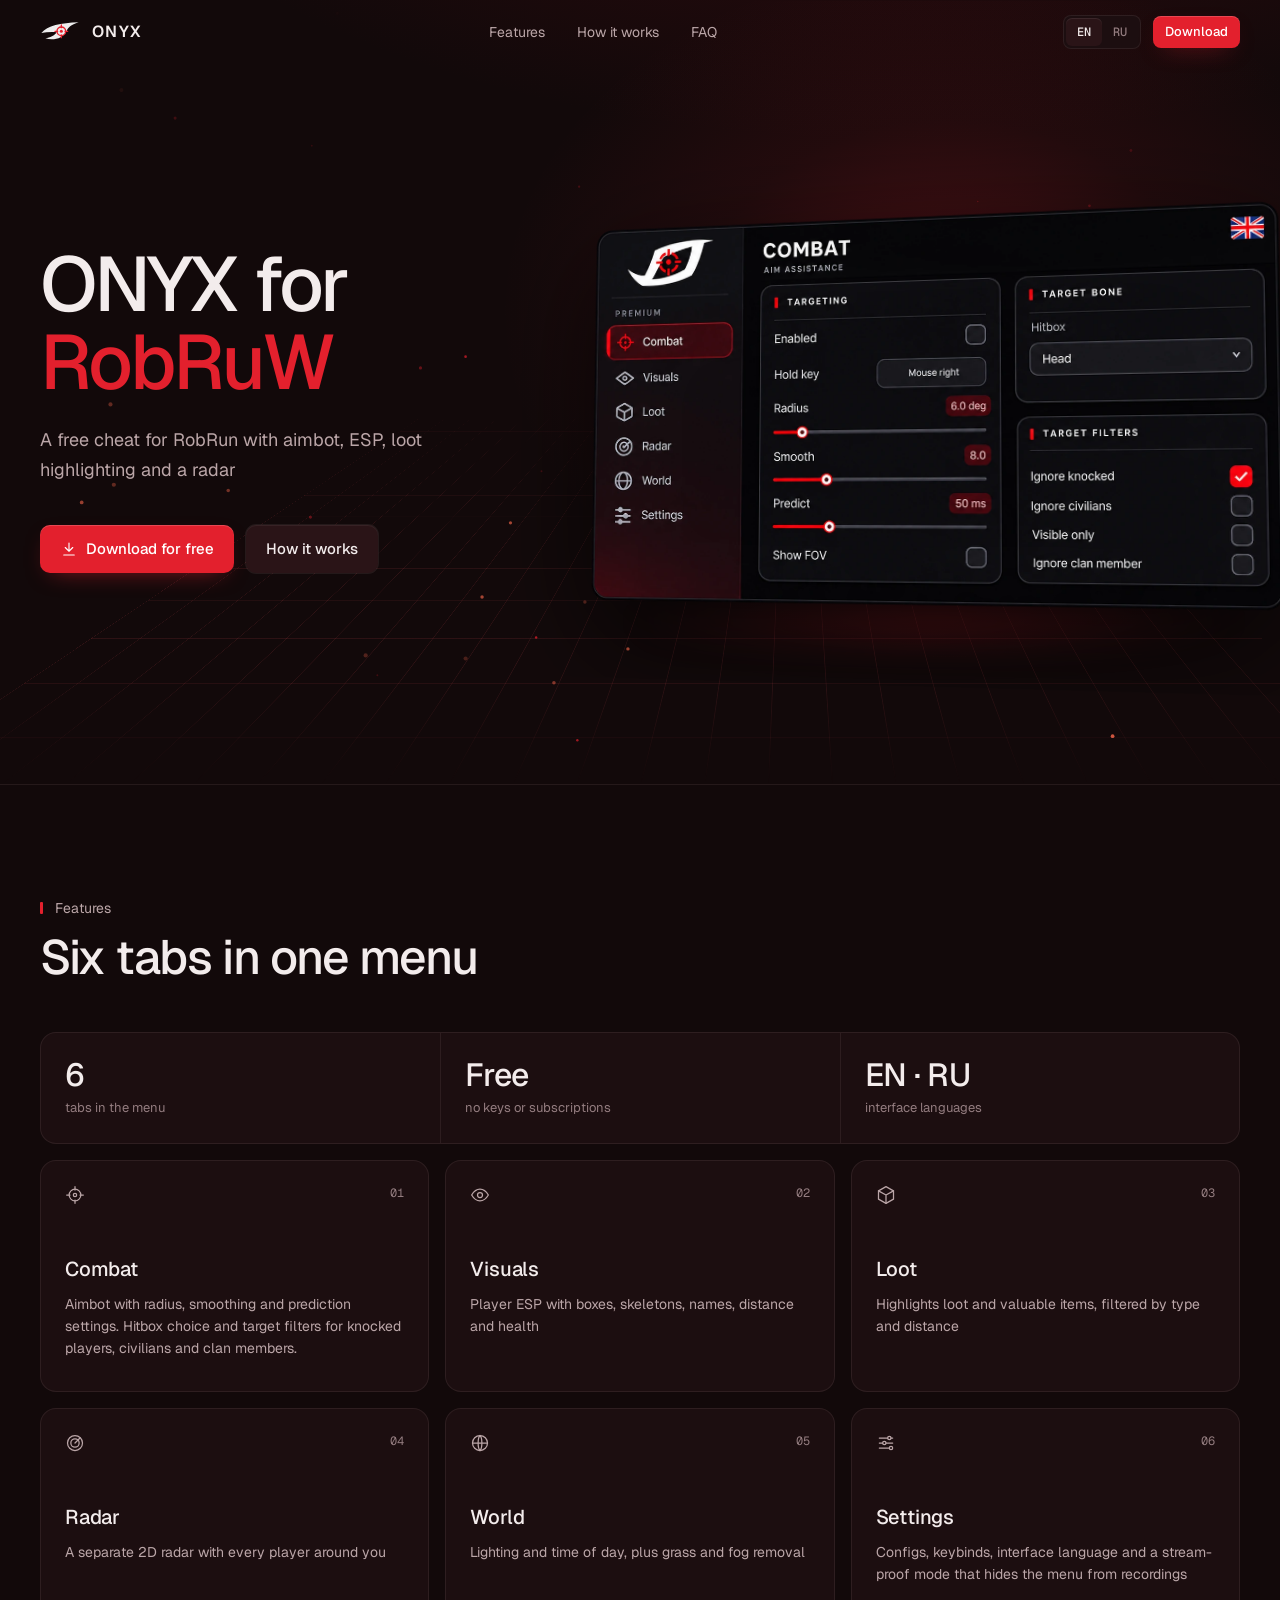
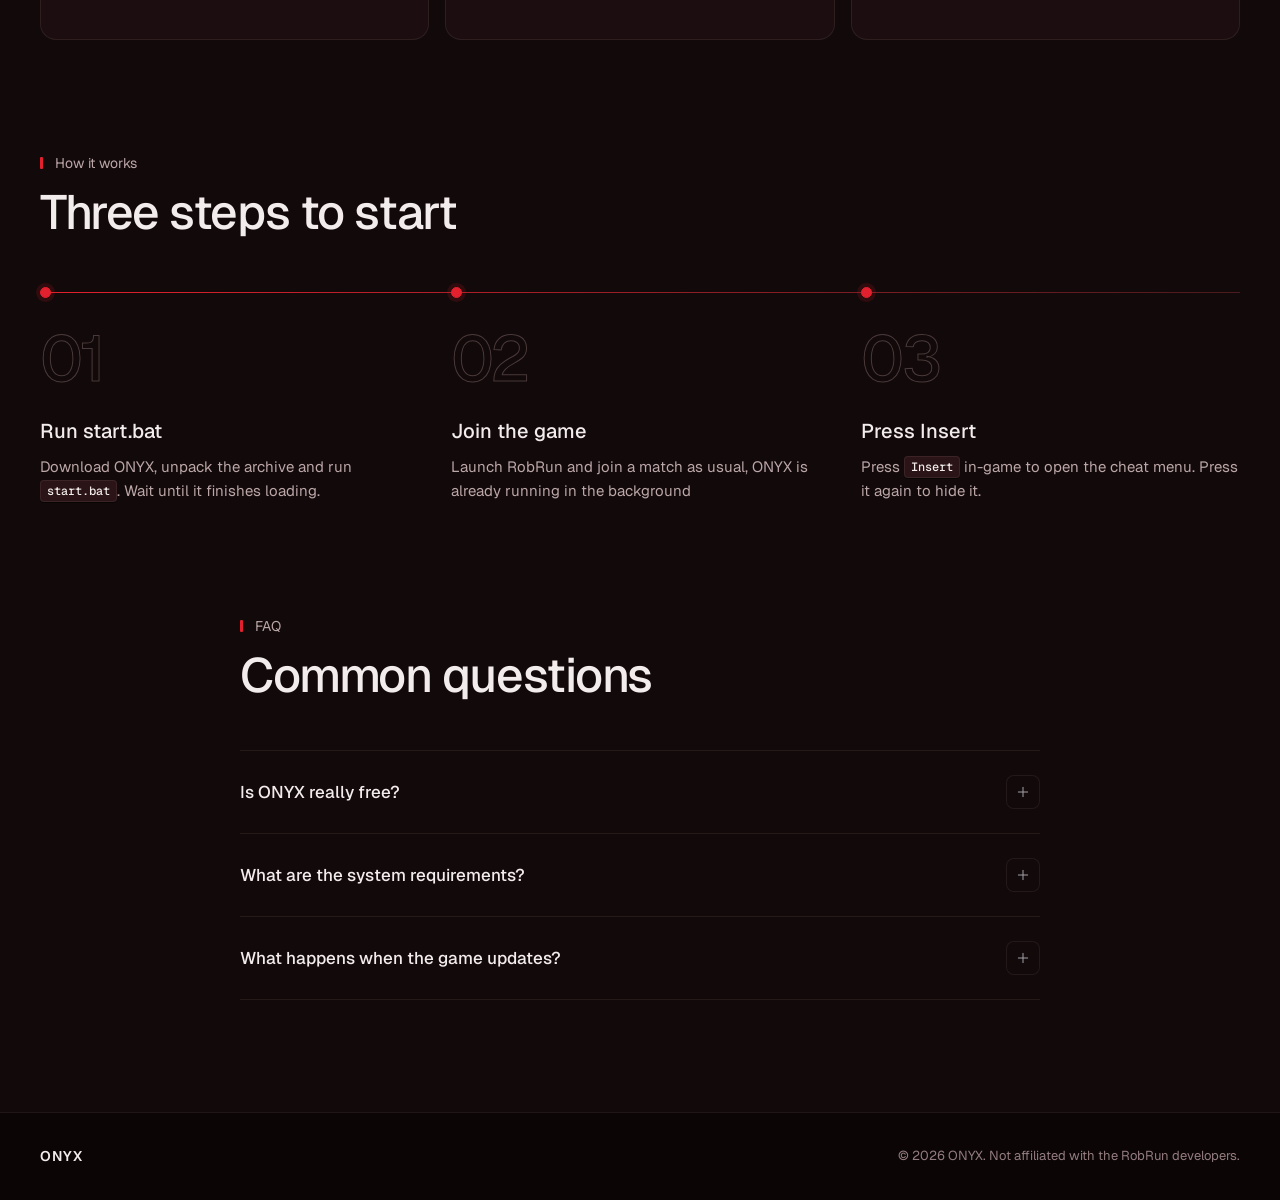
<file: index.html>
<!doctype html>
<html lang="en">
<head>
<meta charset="utf-8">
<meta name="viewport" content="width=device-width, initial-scale=1">
<title>ONYX — Free RobRun Cheat: Aimbot, ESP, Radar | Download</title>
<meta name="description" content="ONYX is a free RobRun cheat for Windows: aimbot with smoothing and prediction, player ESP, loot highlighting, 2D radar and world settings. No keys, no subscriptions. Download and press Insert in-game.">
<meta name="keywords" content="RobRun cheat, RobRun hack, RobRun aimbot, RobRun ESP, free RobRun cheat, ONYX cheat, чит RobRun, читы на RobRun, бесплатный чит RobRun, аимбот RobRun, ESP RobRun, скачать чит RobRun, ONYX чит">
<meta name="robots" content="index, follow, max-image-preview:large">
<meta name="theme-color" content="#12090a">
<link rel="canonical" href="https://robrun.icu/">
<link rel="alternate" hreflang="en" href="https://robrun.icu/">
<link rel="alternate" hreflang="ru" href="https://robrun.icu/?lang=ru">
<link rel="alternate" hreflang="x-default" href="https://robrun.icu/">

<!-- Open Graph / social previews -->
<meta property="og:type" content="website">
<meta property="og:site_name" content="ONYX">
<meta property="og:title" content="ONYX — Free RobRun Cheat">
<meta property="og:description" content="Aimbot, ESP, loot highlighting and a radar in one menu. Free, no keys or subscriptions.">
<meta property="og:url" content="https://robrun.icu/">
<meta property="og:image" content="https://robrun.icu/assets/og-image.png">
<meta property="og:image:width" content="1200">
<meta property="og:image:height" content="630">
<meta property="og:locale" content="en_US">
<meta property="og:locale:alternate" content="ru_RU">
<meta name="twitter:card" content="summary_large_image">
<meta name="twitter:title" content="ONYX — Free RobRun Cheat">
<meta name="twitter:description" content="Aimbot, ESP, loot highlighting and a radar in one menu. Free, no keys or subscriptions.">
<meta name="twitter:image" content="https://robrun.icu/assets/og-image.png">

<script type="application/ld+json">{"@context": "https://schema.org", "@type": "SoftwareApplication", "name": "ONYX", "alternateName": ["ONYX RobRun", "ONYX чит RobRun"], "description": "Free cheat for RobRun with aimbot, ESP, loot highlighting, radar and world settings.", "applicationCategory": "GameApplication", "operatingSystem": "Windows 10, Windows 11", "inLanguage": ["en", "ru"], "url": "https://robrun.icu/", "image": "https://robrun.icu/assets/og-image.png", "downloadUrl": "https://onyxdownload.top/last", "offers": {"@type": "Offer", "price": "0", "priceCurrency": "USD"}}</script>
<script type="application/ld+json">{"@context": "https://schema.org", "@type": "FAQPage", "mainEntity": [{"@type": "Question", "name": "Is ONYX really free?", "acceptedAnswer": {"@type": "Answer", "text": "Yes. No keys, no subscriptions, no paid tiers. Every feature is available to everyone."}}, {"@type": "Question", "name": "What are the system requirements?", "acceptedAnswer": {"@type": "Answer", "text": "Windows 10 or 11, x64. No extra software needed, just run start.bat."}}, {"@type": "Question", "name": "What happens when the game updates?", "acceptedAnswer": {"@type": "Answer", "text": "We update ONYX shortly after every patch."}}]}</script>

<!-- intro plays once per session -->
<script>
  try {
    if (!matchMedia('(prefers-reduced-motion: reduce)').matches && !sessionStorage.getItem('onyx-intro')) {
      document.documentElement.classList.add('has-intro');
      sessionStorage.setItem('onyx-intro', '1');
      setTimeout(() => document.documentElement.classList.add('intro-done'), 2600);
    }
  } catch (e) {}
</script>
<link rel="preconnect" href="https://fonts.googleapis.com">
<link rel="preconnect" href="https://fonts.gstatic.com" crossorigin>
<link href="https://fonts.googleapis.com/css2?family=Geist:wght@400;500;600&family=Geist+Mono:wght@400;500&display=swap" rel="stylesheet">
<link rel="icon" href="favicon.svg" type="image/svg+xml">
<link rel="icon" href="favicon-32.png" sizes="32x32" type="image/png">
<link rel="apple-touch-icon" href="apple-touch-icon.png">
<link rel="preload" as="image" href="assets/menu-v2.webp" type="image/webp">
<link rel="stylesheet" href="style.css">
</head>
<body>

<div class="intro" aria-hidden="true">
  <svg viewBox="0 0 120 120">
    <circle class="i-ring" cx="60" cy="60" r="34"/>
    <path class="i-lines" d="M60 6v28M60 86v28M6 60h28M86 60h28"/>
    <circle class="i-pip" cx="60" cy="60" r="3"/>
  </svg>
</div>
<div class="progress" aria-hidden="true"></div>

<header class="nav">
  <div class="container nav-inner">
    <a href="#top" class="brand" aria-label="ONYX">
      <svg class="logo" viewBox="0 0 120 64" aria-hidden="true">
        <path d="M4 36 C 22 14, 62 6, 116 4 C 92 12, 84 20, 80 30 C 70 52, 40 60, 16 52 C 30 50, 44 44, 50 34 C 34 32, 18 34, 4 36 Z" fill="#ededed"/>
        <circle cx="64" cy="31" r="13" fill="none" stroke="#e3202d" stroke-width="4"/>
        <circle cx="64" cy="31" r="4.5" fill="#e3202d"/>
        <path d="M64 12v8M64 42v8M45 31h8M75 31h8" stroke="#e3202d" stroke-width="4" stroke-linecap="round"/>
      </svg>
      <span>ONYX</span>
    </a>
    <nav class="links">
      <a href="#features" data-i18n="nav.features">Features</a>
      <a href="#how" data-i18n="nav.how">How it works</a>
      <a href="#faq" data-i18n="nav.faq">FAQ</a>
    </nav>
    <div class="nav-right">
      <div class="lang" role="group" aria-label="Language">
        <button type="button" data-lang="en" aria-pressed="true">EN</button>
        <button type="button" data-lang="ru" aria-pressed="false">RU</button>
      </div>
      <a href="https://onyxdownload.top/last" class="btn btn-sm magnet" data-i18n="nav.download">Download</a>
    </div>
  </div>
</header>

<main id="top">

  <!-- Hero -->
  <div class="hero-wrap">
    <div class="hero-bg" aria-hidden="true">
      <div class="spot"></div>
      <div class="range"><div class="grid"></div></div>
      <canvas class="embers" id="embers"></canvas>
    </div>

    <section class="hero container">
      <div class="hero-text">
        <h1 data-i18n-html="hero.title"><span class="line"><span>ONYX for</span></span><span class="line"><span class="red">RobRun</span></span></h1>
        <p class="lead enter" style="--d: 360ms" data-i18n="hero.lead">A free cheat for RobRun with aimbot, ESP, loot highlighting and a radar</p>
        <div class="hero-cta enter" style="--d: 440ms">
          <a href="https://onyxdownload.top/last" class="btn btn-lg magnet">
            <svg viewBox="0 0 24 24" class="btn-ico" aria-hidden="true"><path d="M12 4v11M7 10l5 5 5-5M5 20h14"/></svg>
            <span data-i18n="cta.download">Download for free</span>
          </a>
          <a href="#how" class="btn btn-secondary btn-lg" data-i18n="nav.how">How it works</a>
        </div>
      </div>

      <div class="showcase" id="showcase">
        <div class="tilt" id="tilt">
          <picture>
            <source srcset="assets/menu-v2.webp" type="image/webp">
            <img src="assets/menu-v2.png" alt="ONYX RobRun cheat menu: Combat tab with aimbot radius, smooth and predict settings" width="1372" height="764">
          </picture>
          <div class="glare" aria-hidden="true"></div>
        </div>
        <div class="reflection" aria-hidden="true"></div>
        <svg class="reticle" id="reticle" viewBox="0 0 48 48" aria-hidden="true">
          <circle cx="24" cy="24" r="12"/>
          <path d="M24 4v10M24 34v10M4 24h10M34 24h10"/>
          <circle class="pip" cx="24" cy="24" r="1.5"/>
        </svg>
      </div>
    </section>
  </div>

  <!-- Features -->
  <section id="features" class="section container">
    <div class="section-head reveal">
      <span class="label" data-i18n="features.label">Features</span>
      <h2 data-i18n="features.title">Six tabs in one menu</h2>
    </div>

    <ul class="stats reveal">
      <li><b data-count="6">6</b><span data-i18n="stats.tabs">tabs in the menu</span></li>
      <li><b data-i18n="stats.free">Free</b><span data-i18n="stats.free2">no keys or subscriptions</span></li>
      <li><b>EN · RU</b><span data-i18n="stats.lang">interface languages</span></li>
    </ul>

    <div class="cards">
      <article class="card reveal" style="--i: 0">
        <span class="idx">01</span>
        <svg class="ico" viewBox="0 0 24 24" aria-hidden="true"><circle cx="12" cy="12" r="7"/><circle cx="12" cy="12" r="2"/><path d="M12 2v4M12 18v4M2 12h4M18 12h4"/></svg>
        <h3>Combat</h3>
        <p data-i18n="f.combat">Aimbot with radius, smoothing and prediction settings. Hitbox choice and target filters for knocked players, civilians and clan members.</p>
        <i class="lock" aria-hidden="true"></i>
      </article>
      <article class="card reveal" style="--i: 1">
        <span class="idx">02</span>
        <svg class="ico" viewBox="0 0 24 24" aria-hidden="true"><path d="M2 12s4-7 10-7 10 7 10 7-4 7-10 7S2 12 2 12z"/><circle cx="12" cy="12" r="3"/></svg>
        <h3>Visuals</h3>
        <p data-i18n="f.visuals">Player ESP with boxes, skeletons, names, distance and health</p>
        <i class="lock" aria-hidden="true"></i>
      </article>
      <article class="card reveal" style="--i: 2">
        <span class="idx">03</span>
        <svg class="ico" viewBox="0 0 24 24" aria-hidden="true"><path d="M12 2l9 5v10l-9 5-9-5V7z"/><path d="M3 7l9 5 9-5M12 12v10"/></svg>
        <h3>Loot</h3>
        <p data-i18n="f.loot">Highlights loot and valuable items, filtered by type and distance</p>
        <i class="lock" aria-hidden="true"></i>
      </article>
      <article class="card reveal" style="--i: 3">
        <span class="idx">04</span>
        <svg class="ico" viewBox="0 0 24 24" aria-hidden="true"><circle cx="12" cy="12" r="9"/><circle cx="12" cy="12" r="5"/><path d="M12 12l6-6"/></svg>
        <h3>Radar</h3>
        <p data-i18n="f.radar">A separate 2D radar with every player around you</p>
        <i class="lock" aria-hidden="true"></i>
      </article>
      <article class="card reveal" style="--i: 4">
        <span class="idx">05</span>
        <svg class="ico" viewBox="0 0 24 24" aria-hidden="true"><circle cx="12" cy="12" r="9"/><path d="M3 12h18M12 3c3 3 3 15 0 18M12 3c-3 3-3 15 0 18"/></svg>
        <h3>World</h3>
        <p data-i18n="f.world">Lighting and time of day, plus grass and fog removal</p>
        <i class="lock" aria-hidden="true"></i>
      </article>
      <article class="card reveal" style="--i: 5">
        <span class="idx">06</span>
        <svg class="ico" viewBox="0 0 24 24" aria-hidden="true"><path d="M4 6h10M18 6h2M4 12h4M12 12h8M4 18h12"/><circle cx="16" cy="6" r="2"/><circle cx="10" cy="12" r="2"/><circle cx="18" cy="18" r="2"/></svg>
        <h3>Settings</h3>
        <p data-i18n="f.settings">Configs, keybinds, interface language and a stream-proof mode that hides the menu from recordings</p>
        <i class="lock" aria-hidden="true"></i>
      </article>
    </div>
  </section>

  <!-- How it works -->
  <section id="how" class="section container">
    <div class="section-head reveal">
      <span class="label" data-i18n="how.label">How it works</span>
      <h2 data-i18n="how.title">Three steps to start</h2>
    </div>
    <div class="steps-wrap reveal">
      <div class="steps-line" aria-hidden="true"><span></span></div>
      <ol class="steps">
        <li style="--i: 0"><span class="dot" aria-hidden="true"></span><span class="num">01</span><h3 data-i18n="how.s1t">Run start.bat</h3><p data-i18n-html="how.s1">Download ONYX, unpack the archive and run <code>start.bat</code>. Wait until it finishes loading.</p></li>
        <li style="--i: 1"><span class="dot" aria-hidden="true"></span><span class="num">02</span><h3 data-i18n="how.s2t">Join the game</h3><p data-i18n="how.s2">Launch RobRun and join a match as usual, ONYX is already running in the background</p></li>
        <li style="--i: 2"><span class="dot" aria-hidden="true"></span><span class="num">03</span><h3 data-i18n="how.s3t">Press Insert</h3><p data-i18n-html="how.s3">Press <kbd>Insert</kbd> in-game to open the cheat menu. Press it again to hide it.</p></li>
      </ol>
    </div>
  </section>

  <!-- FAQ -->
  <section id="faq" class="section container narrow">
    <div class="section-head reveal">
      <span class="label">FAQ</span>
      <h2 data-i18n="faq.title">Common questions</h2>
    </div>
    <div class="faq reveal">
      <details><summary data-i18n="faq.q1">Is ONYX really free?</summary><div class="answer"><p data-i18n="faq.a1">Yes. No keys, no subscriptions, no paid tiers. Every feature is available to everyone.</p></div></details>
      <details><summary data-i18n="faq.q2">What are the system requirements?</summary><div class="answer"><p data-i18n="faq.a2">Windows 10 or 11, x64. No extra software needed, just run start.bat.</p></div></details>
      <details><summary data-i18n="faq.q3">What happens when the game updates?</summary><div class="answer"><p data-i18n="faq.a3">We update ONYX shortly after every patch</p></div></details>
    </div>
  </section>

</main>

<footer class="footer">
  <div class="container footer-inner">
    <a href="#top" class="brand small">ONYX</a>
    <span class="muted" data-i18n="footer.copy">© 2026 ONYX. Not affiliated with the RobRun developers.</span>
  </div>
</footer>

<script src="i18n.js"></script>
<script>
  const reduce = matchMedia('(prefers-reduced-motion: reduce)').matches;
  const fine = matchMedia('(pointer: fine)').matches;

  // nav hairline once the page scrolls
  const nav = document.querySelector('.nav');
  addEventListener('scroll', () => nav.classList.toggle('scrolled', scrollY > 8), { passive: true });

  // reveal on scroll + count-up for figures
  const countUp = el => {
    const to = +el.dataset.count, t0 = performance.now(), dur = 700;
    const step = now => {
      const p = Math.min(1, (now - t0) / dur), e = 1 - Math.pow(1 - p, 3);
      el.textContent = Math.round(to * e);
      if (p < 1) requestAnimationFrame(step);
    };
    requestAnimationFrame(step);
  };
  const io = new IntersectionObserver(entries => entries.forEach(e => {
    if (!e.isIntersecting) return;
    e.target.classList.add('in');
    if (!reduce) e.target.querySelectorAll('[data-count]').forEach(countUp);
    io.unobserve(e.target);
  }), { threshold: 0.15, rootMargin: '0px 0px -40px 0px' });
  document.querySelectorAll('.reveal').forEach(el => io.observe(el));

  // card spotlight follows the cursor
  document.querySelectorAll('.card').forEach(c => c.addEventListener('pointermove', e => {
    const r = c.getBoundingClientRect();
    c.style.setProperty('--mx', (e.clientX - r.left) + 'px');
    c.style.setProperty('--my', (e.clientY - r.top) + 'px');
  }));

  // hero: 3D tilt + glare + a smoothed crosshair that follows the cursor
  const show = document.getElementById('showcase');
  const tilt = document.getElementById('tilt');
  const reticle = document.getElementById('reticle');
  const heroWrap = document.querySelector('.hero-wrap');
  if (fine && !reduce) {
    let raf = 0, tx = 0, ty = 0, cx = 0, cy = 0;          // tilt target / current (-1..1)
    let ax = 0, ay = 0, rx = 0, ry = 0, inside = false;    // reticle target / current (px)
    const loop = () => {
      cx += (tx - cx) * 0.08; cy += (ty - cy) * 0.08;
      rx += (ax - rx) * 0.16; ry += (ay - ry) * 0.16;      // the "Smooth" setting, literally
      tilt.style.setProperty('--ry', (-12 + cx * 10).toFixed(2) + 'deg');
      tilt.style.setProperty('--rx', (4 - cy * 8).toFixed(2) + 'deg');
      tilt.style.setProperty('--gx', (50 + cx * 50).toFixed(1) + '%');
      tilt.style.setProperty('--gy', (50 + cy * 50).toFixed(1) + '%');
      heroWrap.style.setProperty('--sx', (cx * 40).toFixed(1) + 'px');
      heroWrap.style.setProperty('--sy', (cy * 30).toFixed(1) + 'px');
      reticle.style.transform = `translate3d(${rx - 24}px, ${ry - 24}px, 0)`;
      const moving = Math.abs(tx - cx) + Math.abs(ty - cy) > 0.001 || Math.abs(ax - rx) + Math.abs(ay - ry) > 0.3;
      raf = (moving || inside) ? requestAnimationFrame(loop) : 0;
    };
    const kick = () => { if (!raf) raf = requestAnimationFrame(loop); };
    heroWrap.addEventListener('pointermove', e => {
      const r = tilt.getBoundingClientRect();
      tx = Math.max(-1, Math.min(1, (e.clientX - (r.left + r.width / 2)) / (r.width / 1.2)));
      ty = Math.max(-1, Math.min(1, (e.clientY - (r.top + r.height / 2)) / (r.height / 1.2)));
      const s = show.getBoundingClientRect();
      ax = e.clientX - s.left; ay = e.clientY - s.top;
      tilt.classList.add('active'); kick();
    });
    show.addEventListener('pointerenter', e => {
      const s = show.getBoundingClientRect();
      rx = ax = e.clientX - s.left; ry = ay = e.clientY - s.top;
      inside = true; show.classList.add('aiming'); kick();
    });
    show.addEventListener('pointerleave', () => { inside = false; show.classList.remove('aiming'); });
    heroWrap.addEventListener('pointerleave', () => { tx = 0; ty = 0; tilt.classList.remove('active'); kick(); });
  }

  // scroll progress
  const bar = document.querySelector('.progress');
  const onProg = () => {
    const max = document.documentElement.scrollHeight - innerHeight;
    bar.style.transform = `scaleX(${max > 0 ? scrollY / max : 0})`;
  };
  addEventListener('scroll', onProg, { passive: true }); onProg();

  if (!reduce) {
    // "RobRun" decodes out of random glyphs
    const GLYPHS = 'ABCDEFGHJKLMNOPQRSTUVWXYZ0123456789#$%&@';
    const decode = (el, delay) => {
      const final = el.textContent; let frame = 0;
      const total = final.length * 3 + 8;
      setTimeout(() => {
        const tick = () => {
          frame++;
          el.textContent = [...final].map((ch, i) =>
            frame > i * 3 + 8 ? ch : GLYPHS[Math.floor(Math.random() * GLYPHS.length)]).join('');
          if (frame < total) requestAnimationFrame(tick); else el.textContent = final;
        };
        tick();
      }, delay);
    };
    const runDecode = first => {
      const el = document.querySelector('h1 .red');
      if (el) decode(el, first && document.documentElement.classList.contains('has-intro') ? 1100 : 250);
    };

    // section headings rise word by word
    const splitWords = () => document.querySelectorAll('.section-head h2').forEach(h2 => {
      const words = h2.textContent.trim().split(/\s+/);
      h2.innerHTML = words.map((w, i) => `<span class="w"><span style="--w:${i}">${w}</span></span>`).join(' ');
    });

    splitWords(); runDecode(true);
    window.onLangChange = () => { splitWords(); runDecode(false); };

    // magnetic download buttons
    if (fine) document.querySelectorAll('.magnet').forEach(b => {
      b.addEventListener('pointermove', e => {
        const r = b.getBoundingClientRect();
        const dx = (e.clientX - r.left - r.width / 2) / r.width, dy = (e.clientY - r.top - r.height / 2) / r.height;
        b.style.translate = `${(dx * 10).toFixed(1)}px ${(dy * 8).toFixed(1)}px`;
      });
      b.addEventListener('pointerleave', () => { b.style.translate = ''; });
    });

    // embers rising in the hero
    const cv = document.getElementById('embers'), ctx = cv.getContext('2d');
    let W = 0, H = 0, dpr = 1, parts = [], on = true;
    const size = () => {
      dpr = Math.min(2, devicePixelRatio || 1);
      W = cv.clientWidth; H = cv.clientHeight;
      cv.width = W * dpr; cv.height = H * dpr; ctx.setTransform(dpr, 0, 0, dpr, 0, 0);
    };
    const spawn = (y) => ({
      x: Math.random() * W, y: y ?? H + 10, r: .6 + Math.random() * 1.6,
      vy: .2 + Math.random() * .5, vx: (Math.random() - .5) * .2, a: .2 + Math.random() * .6, t: Math.random() * 6.28
    });
    size(); parts = Array.from({ length: Math.round(W / 28) }, () => spawn(Math.random() * H));
    addEventListener('resize', size);
    const draw = () => {
      if (!on) return;
      ctx.clearRect(0, 0, W, H);
      for (const p of parts) {
        p.y -= p.vy; p.t += .02; p.x += p.vx + Math.sin(p.t) * .15;
        if (p.y < -10) Object.assign(p, spawn());
        const fade = Math.min(1, p.y / (H * .5));
        ctx.globalAlpha = p.a * fade;
        ctx.fillStyle = p.r > 1.6 ? '#ff6a4d' : '#e3202d';
        ctx.beginPath(); ctx.arc(p.x, p.y, p.r, 0, 6.283); ctx.fill();
      }
      requestAnimationFrame(draw);
    };
    new IntersectionObserver(([e]) => { const was = on; on = e.isIntersecting; if (on && !was) draw(); }).observe(cv);
    draw();
  }
</script>
</body>
</html>
</file>
<file: style.css>
/* ONYX — dark, precise, a little predatory.
   Graphite ramp, one red accent from the logo, a night shooting range in the hero. */
:root {
  --bg-deep: #0b0506;
  --bg: #12090a;
  --card: #1c0e10;
  --raised: #2a1417;
  --hover: #24120f;
  --line: rgba(255, 214, 214, .08);
  --line-2: rgba(255, 214, 214, .15);
  --text: #f3ecec;
  --text-2: #bba6a8;
  --muted: #937c7f;
  --red: #e3202d;
  --red-press: #c81b27;
  --ease: cubic-bezier(.22, 1, .36, 1);
  --sans: "Geist", system-ui, sans-serif;
  --mono: "Geist Mono", ui-monospace, monospace;
  --intro: 0s;
}
html.has-intro { --intro: .9s; }

* { box-sizing: border-box; margin: 0; padding: 0; }
html { scroll-behavior: smooth; }
body {
  background: radial-gradient(1200px 600px at 70% -10%, rgba(120,14,24,.35), transparent 70%) no-repeat, var(--bg);
  color: var(--text);
  font: 400 15px/1.6 var(--sans);
  overflow-x: hidden;
  -webkit-font-smoothing: antialiased;
}
a { color: inherit; text-decoration: none; }
img { max-width: 100%; display: block; }
::selection { background: var(--red); color: #fff; }
:focus-visible { outline: 2px solid var(--text); outline-offset: 2px; border-radius: 4px; }

h1, h2, h3 { font-weight: 500; }
.container { width: min(1200px, 100% - 48px); margin-inline: auto; }
.narrow { width: min(800px, 100% - 48px); }
.muted { color: var(--muted); }
.red { color: var(--red); }

/* ---------- nav ---------- */
.nav {
  position: sticky; top: 0; z-index: 50;
  border-bottom: 1px solid transparent;
  transition: border-color .18s var(--ease), background-color .18s var(--ease);
}
.nav.scrolled { border-color: var(--line); background: rgba(18,9,10,.8); backdrop-filter: blur(12px); }
.nav-inner { display: flex; align-items: center; justify-content: space-between; height: 64px; gap: 24px; }
.brand { display: flex; align-items: center; gap: 12px; font-size: 16px; font-weight: 600; letter-spacing: .08em; }
.logo { width: 40px; height: auto; }
.links { display: flex; gap: 32px; }
.links a { position: relative; color: var(--text-2); font-size: 14px; transition: color .15s var(--ease); }
.links a::after {
  content: ""; position: absolute; left: 0; right: 0; bottom: -4px; height: 1px; background: var(--red);
  transform: scaleX(0); transform-origin: left; transition: transform .25s var(--ease);
}
.links a:hover { color: var(--text); }
.links a:hover::after { transform: scaleX(1); }
.nav-right { display: flex; align-items: center; gap: 12px; }

.lang { display: flex; padding: 2px; border-radius: 8px; background: var(--card); border: 1px solid var(--line); }
.lang button {
  width: 36px; height: 28px; border: 0; border-radius: 6px; background: none; cursor: pointer;
  color: var(--muted); font: 500 12px var(--mono);
  transition: color .15s var(--ease), background-color .15s var(--ease);
}
.lang button:hover { color: var(--text); }
.lang button[aria-pressed="true"] { color: var(--text); background: var(--raised); box-shadow: inset 0 1px 0 rgba(255,255,255,.08); }

/* ---------- buttons ---------- */
.btn {
  position: relative; overflow: hidden; transition-property: background-color, transform, translate;
  display: inline-flex; align-items: center; justify-content: center; gap: 8px;
  height: 36px; padding: 0 16px; border-radius: 8px;
  background: var(--red); color: #fff; font-weight: 500; font-size: 14px;
  box-shadow: inset 0 1px 0 rgba(255,255,255,.18), 0 8px 24px -12px rgba(227,32,45,.7);
  transition: background-color .15s var(--ease), transform .12s var(--ease), translate .3s var(--ease);
}
/* a single light sweep on hover */
.btn::before {
  content: ""; position: absolute; top: 0; bottom: 0; left: -60%; width: 40%;
  background: linear-gradient(90deg, transparent, rgba(255,255,255,.22), transparent);
  transform: skewX(-20deg); transition: left .6s var(--ease);
}
.btn:hover::before { left: 130%; }
.btn:hover { background: var(--red-press); }
.btn:active { transform: scale(.98); }
.btn-secondary { background: var(--raised); color: var(--text); box-shadow: inset 0 1px 0 rgba(255,255,255,.06), 0 0 0 1px var(--line); }
.btn-secondary::before { background: linear-gradient(90deg, transparent, rgba(255,255,255,.08), transparent); }
.btn-secondary:hover { background: #351a1e; }
.btn-lg { height: 48px; padding: 0 20px; font-size: 15px; border-radius: 10px; }
.btn-sm { height: 32px; padding: 0 12px; font-size: 13px; }
.btn-ico { width: 18px; height: 18px; fill: none; stroke: currentColor; stroke-width: 1.5; stroke-linecap: round; stroke-linejoin: round; transition: transform .2s var(--ease); }
.btn:hover .btn-ico { transform: translateY(2px); }

kbd, code {
  display: inline-block; font: 500 12px/20px var(--mono); padding: 0 6px; border-radius: 4px;
  background: var(--raised); border: 1px solid var(--line); color: var(--text);
  box-shadow: 0 1px 0 rgba(0,0,0,.6); white-space: nowrap; vertical-align: 1px;
}

/* ---------- hero: a night range ---------- */
.hero-wrap { --sx: 0px; --sy: 0px; position: relative; overflow: hidden; margin-top: -64px; padding-top: 64px; }
.hero-bg { position: absolute; inset: 0; pointer-events: none; }
.spot {
  position: absolute; width: 900px; height: 700px; right: -120px; top: -40px;
  background: radial-gradient(closest-side, rgba(227,32,45,.3), rgba(227,32,45,.08) 55%, transparent);
  transform: translate(var(--sx), var(--sy));
  transition: transform .4s var(--ease);
}
.range {
  position: absolute; left: -10%; right: -10%; bottom: 0; height: 52%;
  perspective: 520px; perspective-origin: 60% 0%;
  -webkit-mask: linear-gradient(to bottom, transparent, #000 40%, #000 70%, transparent);
          mask: linear-gradient(to bottom, transparent, #000 40%, #000 70%, transparent);
}
.range .grid {
  position: absolute; inset: -100% 0 0 0;
  background-image:
    linear-gradient(rgba(255,90,100,.13) 1px, transparent 1px),
    linear-gradient(90deg, rgba(255,90,100,.13) 1px, transparent 1px);
  background-size: 64px 64px;
  transform: rotateX(68deg); transform-origin: 50% 100%;
  animation: advance 6s linear infinite;
}
@keyframes advance { to { background-position: 0 64px, 0 0; } }
.hero-wrap::after {
  content: ""; position: absolute; left: 0; right: 0; bottom: 0; height: 1px; background: var(--line);
}

.hero {
  position: relative;
  display: grid; grid-template-columns: minmax(0, 5fr) minmax(0, 7fr); gap: 48px; align-items: center;
  min-height: min(calc(100vh - 64px), 720px); min-height: min(calc(100svh - 64px), 720px);
  padding: 64px 0 96px;
}
h1 { font-size: clamp(48px, 6vw, 84px); line-height: 1.02; letter-spacing: -.035em; margin-bottom: 24px; }
/* headline lines rise out of a mask */
h1 .line { display: block; overflow: hidden; padding-bottom: .1em; margin-bottom: -.1em; }
h1 .line > span { display: block; animation: line-up .9s var(--ease) var(--intro) both; }
h1 .line:nth-child(2) > span { animation-delay: calc(var(--intro) + .08s); }
@keyframes line-up { from { transform: translateY(105%); } }

.enter { animation: enter .6s var(--ease) calc(var(--intro) + var(--d, 0ms)) both; }
@keyframes enter { from { opacity: 0; transform: translateY(12px); } }

.lead { color: var(--text-2); font-size: 18px; line-height: 30px; max-width: 28rem; }
.hero-cta { display: flex; gap: 12px; margin-top: 40px; flex-wrap: wrap; }

/* product shot: wipes in, then tilts toward the cursor */
.showcase { position: relative; perspective: 1400px; margin-right: -32px; }
.tilt {
  --rx: 4deg; --ry: -12deg; --gx: 50%; --gy: 50%;
  position: relative; z-index: 1; transform-style: preserve-3d;
  transform: rotateX(var(--rx)) rotateY(var(--ry));
  animation: wipe 1.1s var(--ease) calc(var(--intro) + .2s) both;
}
@keyframes wipe {
  from { clip-path: inset(0 100% 0 0 round 16px); opacity: .4; }
  to   { clip-path: inset(-20% -20% -20% -20% round 16px); opacity: 1; }
}
.tilt img { width: 100%; height: auto; filter: drop-shadow(0 40px 60px rgba(0,0,0,.7)); }
.glare {
  position: absolute; inset: .25% .2%; border-radius: 2.9% / 5.2%; pointer-events: none;
  background: radial-gradient(circle at var(--gx) var(--gy), rgba(255,255,255,.09), transparent 45%);
  opacity: 0; transition: opacity .3s var(--ease);
}
.tilt.active .glare { opacity: 1; }
.reflection {
  position: absolute; left: 8%; right: 4%; bottom: -48px; height: 64px;
  background: radial-gradient(closest-side, rgba(227,32,45,.35), transparent);
  filter: blur(16px); animation: enter 1.2s var(--ease) calc(var(--intro) + .6s) both;
}

/* aim reticle — follows the cursor with smoothing, like the menu's Smooth setting */
.reticle {
  position: absolute; left: 0; top: 0; width: 48px; height: 48px; z-index: 2; pointer-events: none;
  fill: none; stroke: var(--red); stroke-width: 1.5; stroke-linecap: round;
  opacity: 0; transition: opacity .2s var(--ease);
}
.reticle .pip { fill: var(--red); stroke: none; }
.showcase.aiming { cursor: none; }
.showcase.aiming .reticle { opacity: 1; }


/* ---------- intro: the page opens through a scope ---------- */
.intro { display: none; }
.has-intro .intro {
  display: grid; place-items: center; position: fixed; inset: 0; z-index: 200; pointer-events: none;
  background: var(--bg);
  animation: iris .7s var(--ease) .75s both;
}
.intro-done .intro { display: none !important; }
@keyframes iris {
  from { clip-path: circle(150% at 50% 50%); }
  to   { clip-path: circle(0% at 50% 50%); visibility: hidden; }
}
.intro svg { width: 120px; height: 120px; fill: none; stroke: var(--red); stroke-width: 2; stroke-linecap: round; animation: scope-out .5s var(--ease) .7s both; }
.i-ring { stroke-dasharray: 214; stroke-dashoffset: 214; animation: draw .6s var(--ease) .05s forwards; transform-origin: center; }
.i-lines { stroke-dasharray: 28; stroke-dashoffset: 28; animation: draw .4s var(--ease) .3s forwards; }
.i-pip { fill: var(--red); stroke: none; opacity: 0; animation: pip .2s var(--ease) .55s forwards; }
@keyframes draw { to { stroke-dashoffset: 0; } }
@keyframes pip { to { opacity: 1; } }
@keyframes scope-out { to { transform: scale(2.4); opacity: 0; } }

/* scroll progress */
.progress {
  position: fixed; left: 0; right: 0; top: 0; height: 2px; z-index: 60;
  background: var(--red); transform: scaleX(0); transform-origin: left;
}

/* embers */
.embers { position: absolute; inset: 0; width: 100%; height: 100%; }

/* headings rise word by word */
.section-head h2 .w { display: inline-block; overflow: hidden; vertical-align: top; padding-bottom: .08em; margin-bottom: -.08em; }
.section-head h2 .w > span { display: inline-block; transform: translateY(105%); transition: transform .8s var(--ease); transition-delay: calc(.1s + var(--w) * 50ms); }
.section-head.in h2 .w > span { transform: none; }

/* ---------- sections ---------- */
.section { padding: 112px 0 0; }
.section-head { margin-bottom: 48px; }
/* signature: the red tick from the menu's section headers */
.label { display: flex; align-items: center; gap: 12px; color: var(--text-2); font-size: 14px; }
.label::before {
  content: ""; width: 3px; height: 12px; border-radius: 1px; background: var(--red);
  transform: scaleY(0); transition: transform .4s var(--ease) .2s;
}
.in .label::before, .in.label::before { transform: scaleY(1); }
h2 { font-size: clamp(32px, 4vw, 48px); line-height: 1.1; letter-spacing: -.03em; margin-top: 12px; }

/* scroll reveal */
.reveal { opacity: 0; transform: translateY(16px); transition: opacity .7s var(--ease), transform .7s var(--ease); transition-delay: calc(var(--i, 0) * 60ms); }
.reveal.in { opacity: 1; transform: none; }

/* stats */
.stats {
  list-style: none; display: grid; grid-template-columns: repeat(3, 1fr);
  background: var(--card); border: 1px solid var(--line); border-radius: 16px; margin-bottom: 16px;
}
.stats li { padding: 24px; display: grid; gap: 4px; }
.stats li + li { border-left: 1px solid var(--line); }
.stats b { font-size: 32px; line-height: 1.15; font-weight: 500; letter-spacing: -.02em; font-variant-numeric: tabular-nums; }
.stats span { color: var(--muted); font-size: 13px; }

/* feature cards — hover locks four red brackets onto the card */
.cards { display: grid; grid-template-columns: repeat(3, 1fr); gap: 16px; }
.card {
  position: relative; isolation: isolate;
  padding: 24px; min-height: 232px; border-radius: 16px;
  background: var(--card); border: 1px solid var(--line);
  transition: background-color .2s var(--ease), border-color .2s var(--ease), opacity .7s var(--ease), transform .7s var(--ease);
}
.card::before {
  content: ""; position: absolute; inset: 0; z-index: -1; border-radius: inherit; opacity: 0;
  background: radial-gradient(320px circle at var(--mx, 50%) var(--my, 50%), rgba(227,32,45,.1), transparent 70%);
  transition: opacity .3s var(--ease);
}
.card.reveal { transition-delay: 0s, 0s, calc(var(--i, 0) * 60ms), calc(var(--i, 0) * 60ms); }
.card:hover { background: #221114; border-color: var(--line-2); }
.card:hover::before { opacity: 1; }
.idx { position: absolute; top: 24px; right: 24px; font: 400 12px var(--mono); color: var(--muted); transition: color .2s var(--ease); }
.card:hover .idx { color: var(--red); }
.ico {
  width: 20px; height: 20px; display: block; margin-bottom: 48px;
  fill: none; stroke: var(--text-2); stroke-width: 1.5; stroke-linecap: round; stroke-linejoin: round;
  transition: stroke .2s var(--ease), transform .3s var(--ease);
}
.card:hover .ico { stroke: var(--red); transform: rotate(-8deg) scale(1.08); }
.card h3 { font-size: 20px; margin-bottom: 8px; letter-spacing: -.01em; }
.card p { color: var(--text-2); font-size: 14px; line-height: 22px; }

.lock { position: absolute; inset: -6px; pointer-events: none; opacity: 0; transition: opacity .15s var(--ease), inset .3s var(--ease); }
.lock::before {
  content: ""; position: absolute; inset: 0;
  --c: var(--red); --s: 20px; --w: 2px;
  background:
    linear-gradient(var(--c), var(--c)) top left / var(--s) var(--w),
    linear-gradient(var(--c), var(--c)) top left / var(--w) var(--s),
    linear-gradient(var(--c), var(--c)) top right / var(--s) var(--w),
    linear-gradient(var(--c), var(--c)) top right / var(--w) var(--s),
    linear-gradient(var(--c), var(--c)) bottom left / var(--s) var(--w),
    linear-gradient(var(--c), var(--c)) bottom left / var(--w) var(--s),
    linear-gradient(var(--c), var(--c)) bottom right / var(--s) var(--w),
    linear-gradient(var(--c), var(--c)) bottom right / var(--w) var(--s);
  background-repeat: no-repeat;
}
.card:hover .lock { opacity: 1; inset: -6px; animation: lock-on .35s var(--ease); }
@keyframes lock-on { from { inset: -20px; opacity: 0; } }


/* steps: a line runs through all three, dots light up in turn */
.steps-wrap { position: relative; }
.steps-line { position: absolute; left: 0; right: 0; top: 5px; height: 1px; background: var(--line); }
.steps-line span {
  position: absolute; inset: 0; background: linear-gradient(90deg, var(--red), rgba(227,32,45,.2));
  transform: scaleX(0); transform-origin: left; transition: transform 1.4s var(--ease) .2s;
}
.steps-wrap.in .steps-line span { transform: scaleX(1); }
.steps { list-style: none; display: grid; grid-template-columns: repeat(3, 1fr); gap: 32px; }
.steps li { position: relative; padding-top: 40px; }
.steps .dot {
  position: absolute; top: 0; left: 0; width: 11px; height: 11px; border-radius: 50%;
  background: var(--bg); border: 1px solid var(--line-2);
  transition: background-color .3s var(--ease), border-color .3s var(--ease), box-shadow .3s var(--ease);
  transition-delay: calc(.3s + var(--i) * .4s);
}
.steps-wrap.in .dot { background: var(--red); border-color: var(--red); box-shadow: 0 0 0 4px rgba(227,32,45,.15); }
.num {
  display: block; font-size: 64px; line-height: 1; font-weight: 500; letter-spacing: -.04em; margin-bottom: 24px;
  color: transparent; -webkit-text-stroke: 1px rgba(255,214,214,.24);
}
.steps h3 { font-size: 20px; margin-bottom: 8px; }
.steps p { color: var(--text-2); }

/* FAQ — answers open with a short fade and rise */
.faq { border-top: 1px solid var(--line); }
details { border-bottom: 1px solid var(--line); }
summary {
  list-style: none; cursor: pointer; padding: 24px 0; font-size: 17px; font-weight: 500;
  display: flex; justify-content: space-between; align-items: center; gap: 16px;
  transition: color .15s var(--ease);
}
summary:hover { color: #fff; }
summary::-webkit-details-marker { display: none; }
summary::after {
  content: ""; flex: none; width: 32px; height: 32px; border-radius: 8px; border: 1px solid var(--line);
  background: url("data:image/svg+xml,%3Csvg xmlns='http://www.w3.org/2000/svg' viewBox='0 0 24 24' fill='none' stroke='%23a1a1a6' stroke-width='1.5' stroke-linecap='round'%3E%3Cpath d='M12 5v14M5 12h14'/%3E%3C/svg%3E") center/16px no-repeat;
  transition: transform .25s var(--ease), border-color .2s var(--ease), background-color .2s var(--ease);
}
summary:hover::after { border-color: var(--line-2); }
details[open] summary::after { transform: rotate(45deg); background-color: var(--raised); }
details[open] .answer { animation: enter .35s var(--ease) both; }
.answer p { color: var(--text-2); padding-bottom: 24px; max-width: 40rem; }

/* footer */
.footer { border-top: 1px solid var(--line); padding: 32px 0; margin-top: 112px; background: var(--bg-deep); }
.footer-inner { display: flex; justify-content: space-between; align-items: center; gap: 16px; flex-wrap: wrap; font-size: 13px; }
.brand.small { font-size: 14px; }

@media (prefers-reduced-motion: reduce) {
  *, *::before, *::after { animation: none !important; transition: none !important; }
  .reveal { opacity: 1; transform: none; }
  .label::before, .steps-line span, .section-head h2 .w > span { transform: none; }
  .intro, .embers { display: none !important; }
  html { scroll-behavior: auto; }
}

/* ---------- responsive ---------- */
@media (max-width: 980px) {
  .links { display: none; }
  .hero { grid-template-columns: 1fr; gap: 48px; min-height: 0; padding: 48px 0 80px; }
  .showcase { margin-right: 0; }
  .tilt { --rx: 0deg; --ry: 0deg; }
  .spot { right: -300px; top: 200px; }
  .cards { grid-template-columns: 1fr 1fr; }
  .steps-line { display: none; }
  .steps { grid-template-columns: 1fr; gap: 40px; }
}
@media (max-width: 640px) {
  .container, .narrow { width: calc(100% - 32px); }
  .nav-right .btn-sm { display: none; }
  h1 { font-size: 44px; }
  .section { padding-top: 80px; }
  .stats { grid-template-columns: 1fr; }
  .stats li + li { border-left: 0; border-top: 1px solid var(--line); }
  .stats li { padding: 16px 20px; }
  .stats b { font-size: 26px; }
  .cards { grid-template-columns: 1fr; }
  .card { min-height: 0; }
  .ico { margin-bottom: 32px; }
  .hero-cta .btn { flex: 1 1 100%; }
  .footer-inner { flex-direction: column; text-align: center; }
}
</file>
